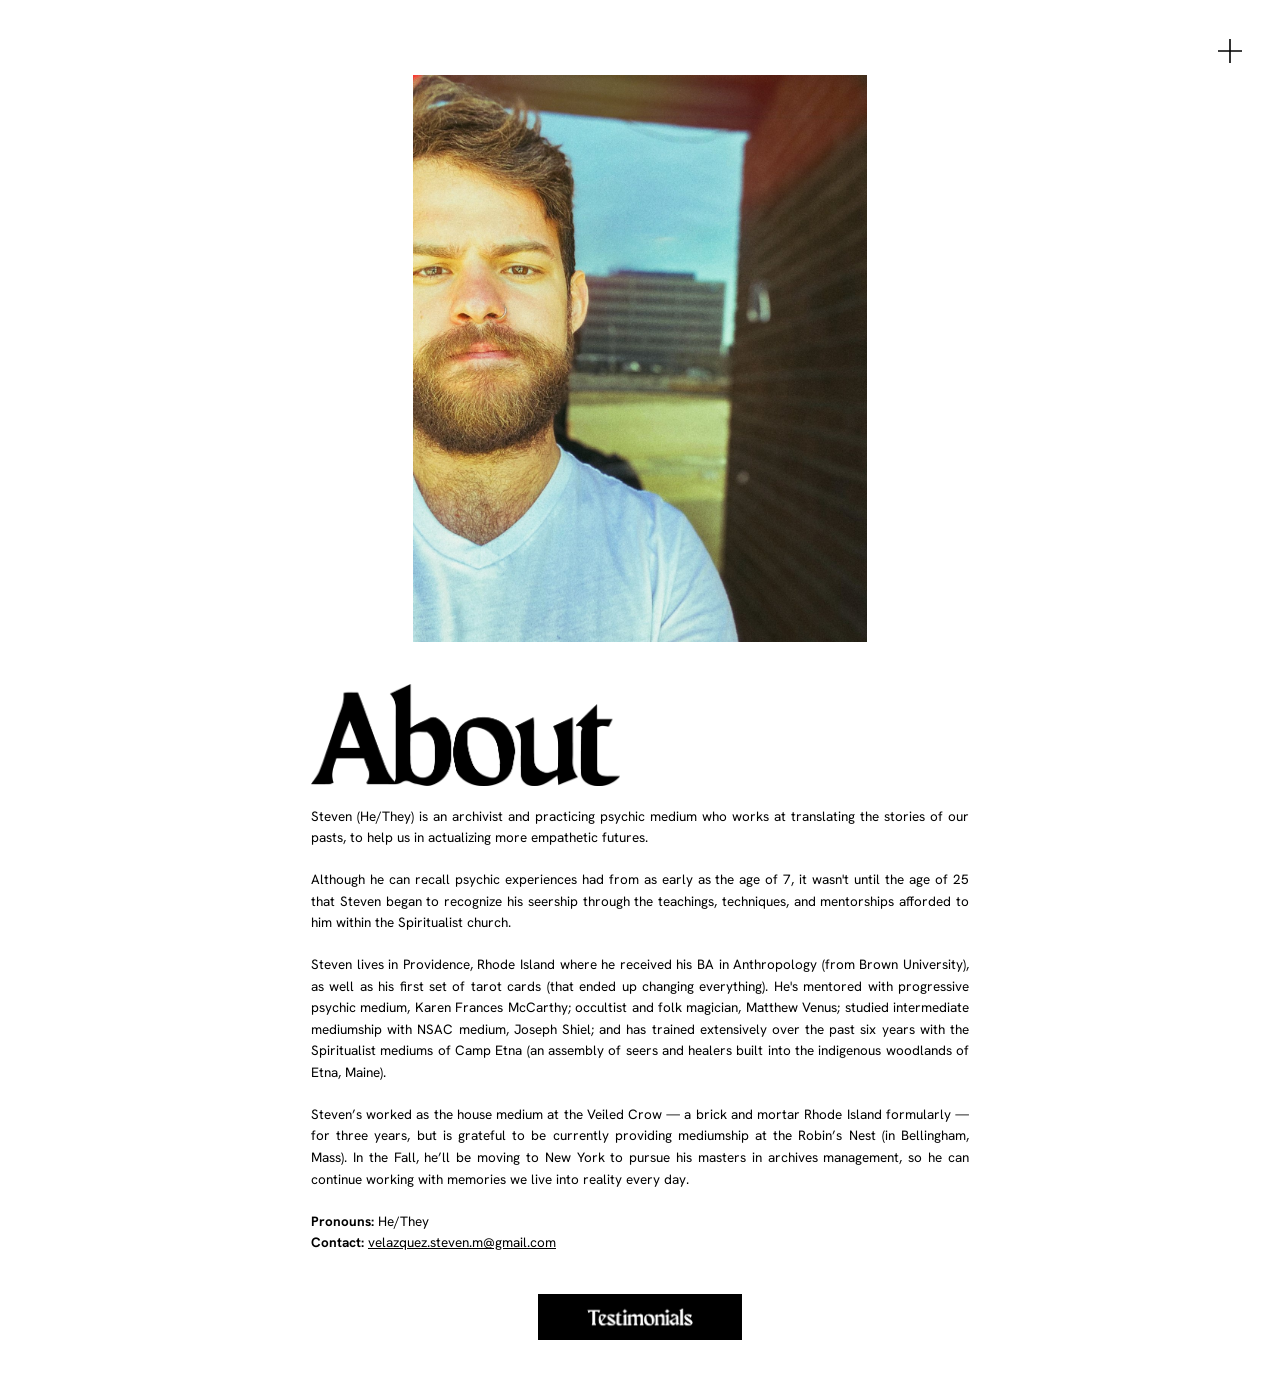
<file: About-Me.html>
<!DOCTYPE html>
<html lang="en">
<head>
  <meta charset="utf-8">
  <meta name="viewport" content="width=device-width, initial-scale=1">
  <title>About Me - Psychic Mediumship</title>
  <meta name="description" content="Psychic and mediumship readings with Steven Velazquez.">
  <link rel="icon" href="images/witch_hat_icon_1.ico">
  <link rel="preconnect" href="https://fonts.googleapis.com">
  <link rel="preconnect" href="https://fonts.gstatic.com" crossorigin>
  <link rel="stylesheet" href="https://fonts.googleapis.com/css2?family=Hanken+Grotesk:wght@400;700&display=swap">
  <link rel="stylesheet" href="style.css">
</head>
<body>
  <a class="home-link" href="index.html" aria-label="Back to the cards">
    <svg viewBox="0 0 26 26" aria-hidden="true"><path d="M13 1v24M1 13h24" stroke="#000" stroke-width="1.6" fill="none"/></svg>
  </a>
  <main class="about">
    <img class="about-portrait" src="images/about-portrait.jpg" alt="Portrait of Steven" width="1000" height="1249">
    <h1><img class="about-header" src="images/aboutliner.png" alt="About" width="700" height="231"></h1>
    <p>Steven (He/They) is an archivist and practicing psychic medium who works at translating the stories of our pasts, to help us in actualizing more empathetic futures.</p>
    <p>Although he can recall psychic experiences had from as early as the age of 7, it wasn't until the age of 25 that Steven began to recognize his seership through the teachings, techniques, and mentorships afforded to him within the Spiritualist church.</p>
    <p>Steven lives in Providence, Rhode Island where he received his BA in Anthropology (from Brown University), as well as his first set of tarot cards (that ended up changing everything). He's mentored with progressive psychic medium, Karen Frances McCarthy; occultist and folk magician, Matthew Venus; studied intermediate mediumship with NSAC medium, Joseph Shiel; and has trained extensively over the past six years with the Spiritualist mediums of Camp Etna (an assembly of seers and healers built into the indigenous woodlands of Etna, Maine).</p>
    <p>Steven’s worked as the house medium at the Veiled Crow — a brick and mortar Rhode Island formularly — for three years, but is grateful to be currently providing mediumship at the Robin’s Nest (in Bellingham, Mass). In the Fall, he’ll be moving to New York to pursue his masters in archives management, so he can continue working with memories we live into reality every day.</p>
    <p><b>Pronouns:</b> He/They<br>
    <b>Contact:</b> <a href="mailto:velazquez.steven.m@gmail.com">velazquez.steven.m@gmail.com</a></p>
    <a class="button" href="Reviews.html">
      <img src="images/TestimonialsButton.png" alt="Testimonials" width="500" height="113">
    </a>
  </main>
</body>
</html>
</file>
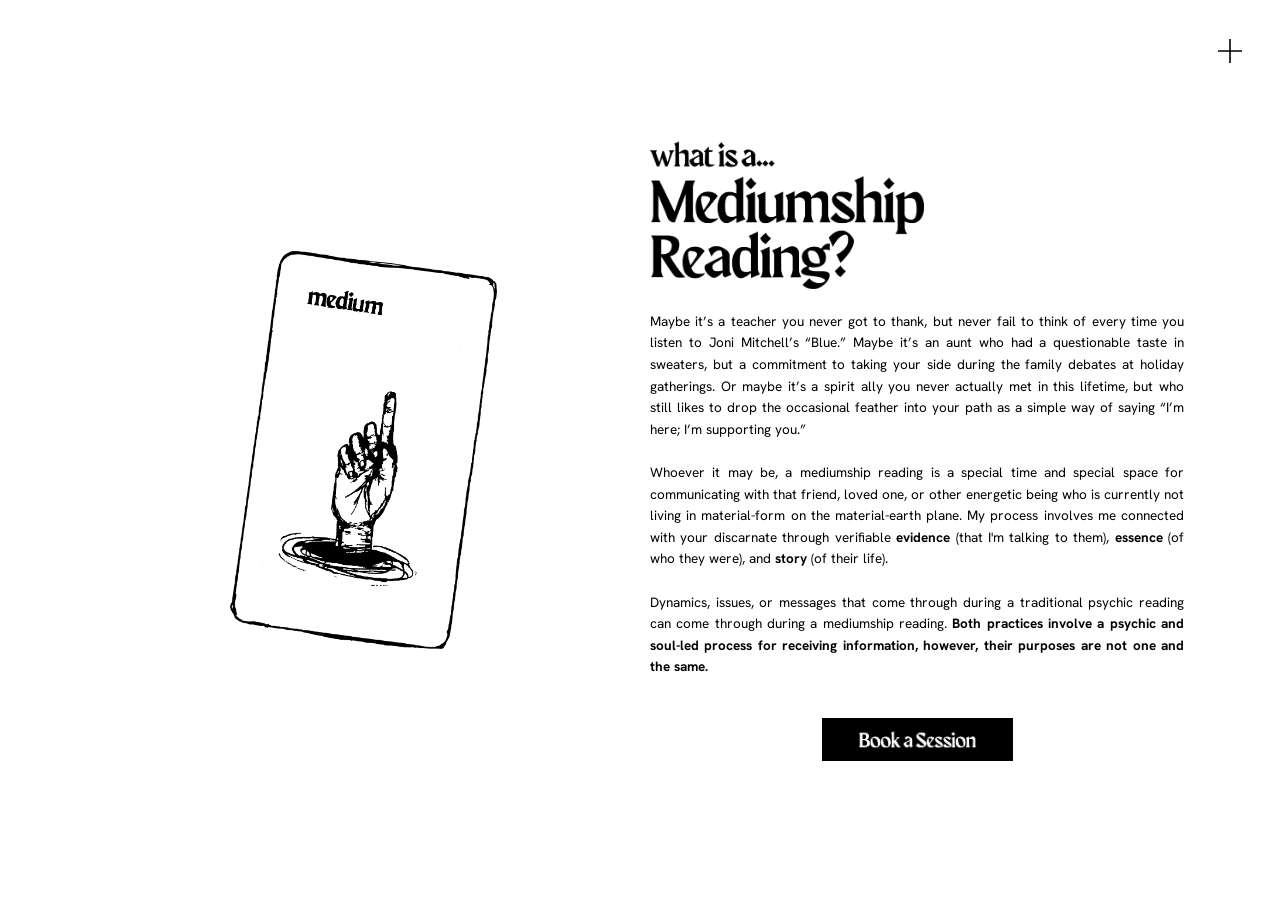
<file: Mediumship-Reading.html>
<!DOCTYPE html>
<html lang="en">
<head>
  <meta charset="utf-8">
  <meta name="viewport" content="width=device-width, initial-scale=1">
  <title>Mediumship Reading - Psychic Mediumship</title>
  <meta name="description" content="Psychic and mediumship readings with Steven Velazquez.">
  <link rel="icon" href="images/witch_hat_icon_1.ico">
  <link rel="preconnect" href="https://fonts.googleapis.com">
  <link rel="preconnect" href="https://fonts.gstatic.com" crossorigin>
  <link rel="stylesheet" href="https://fonts.googleapis.com/css2?family=Hanken+Grotesk:wght@400;700&display=swap">
  <link rel="stylesheet" href="style.css">
</head>
<body>
  <a class="home-link" href="index.html" aria-label="Back to the cards">
    <svg viewBox="0 0 26 26" aria-hidden="true"><path d="M13 1v24M1 13h24" stroke="#000" stroke-width="1.6" fill="none"/></svg>
  </a>
  <main class="service">
    <img class="service-card" src="images/mediumship_card_final_9.png" alt="Medium card with a hand rising from a pool" width="1500" height="2235">
    <div class="service-text">
      <h1><img class="service-header" src="images/mediumshipreadingheader1.png" alt="What is a... Mediumship Reading?" width="1279" height="699"></h1>
      <p>Maybe it’s a teacher you never got to thank, but never fail to think of every time you listen to Joni Mitchell’s “Blue.” Maybe it’s an aunt who had a questionable taste in sweaters, but a commitment to taking your side during the family debates at holiday gatherings. Or maybe it’s a spirit ally you never actually met in this lifetime, but who still likes to drop the occasional feather into your path as a simple way of saying “I’m here; I’m supporting you.”</p>
      <p>Whoever it may be, a mediumship reading is a special time and special space for communicating with that friend, loved one, or other energetic being who is currently not living in material-form on the material-earth plane. My process involves me connected with your discarnate through verifiable <b>evidence</b> (that I'm talking to them), <b>essence</b> (of who they were), and <b>story</b> (of their life).</p>
      <p>Dynamics, issues, or messages that come through during a traditional psychic reading can come through during a mediumship reading. <b>Both practices involve a psychic and soul-led process for receiving information, however, their purposes are not one and the same.</b></p>
      <a class="button" href="https://app.acuityscheduling.com/schedule/8eac1cb9" target="_blank" rel="noopener">
        <img src="images/BookASessionButton.png" alt="Book a Session" width="400" height="90">
      </a>
    </div>
  </main>
</body>
</html>
</file>
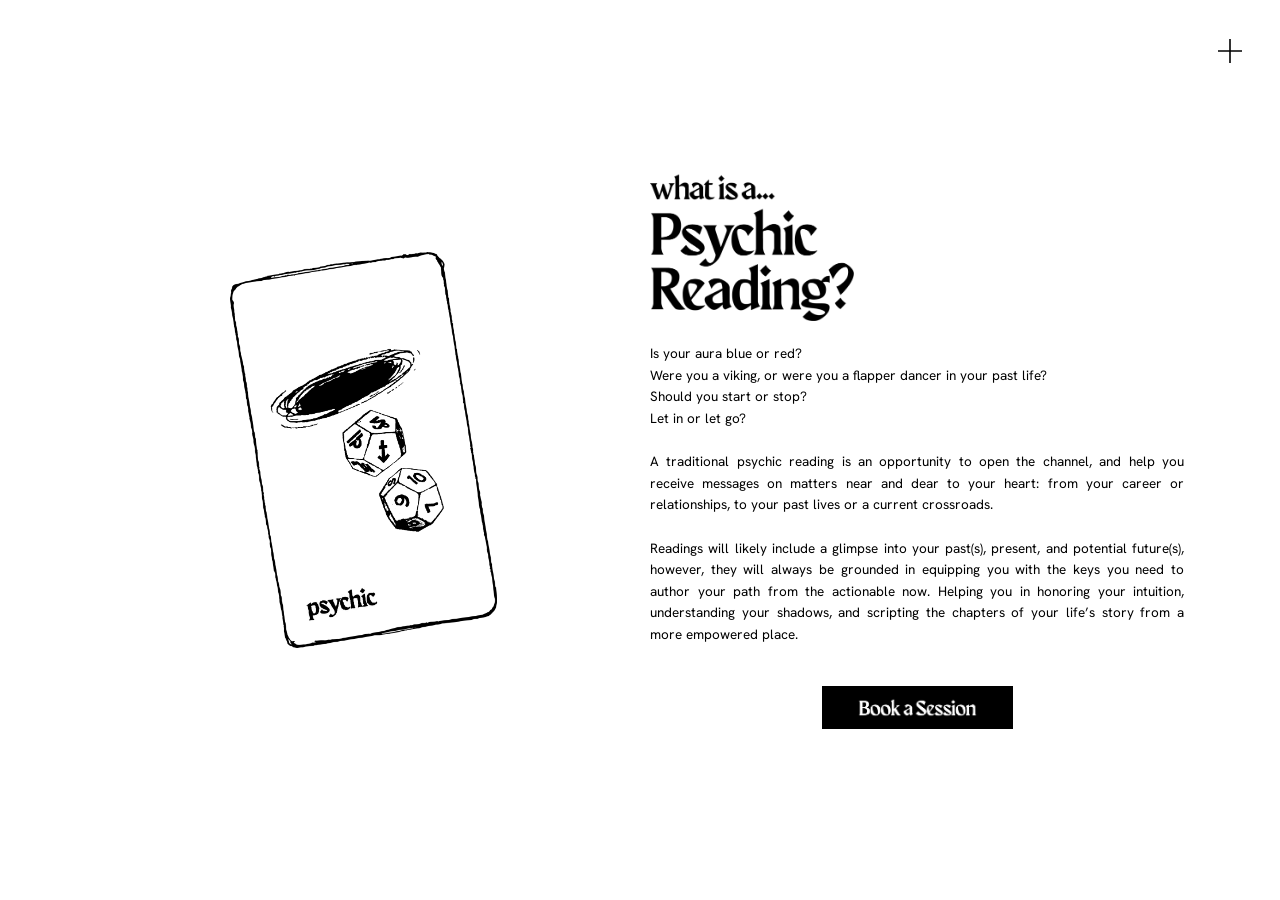
<file: Psychic-Reading.html>
<!DOCTYPE html>
<html lang="en">
<head>
  <meta charset="utf-8">
  <meta name="viewport" content="width=device-width, initial-scale=1">
  <title>Psychic Reading - Psychic Mediumship</title>
  <meta name="description" content="Psychic and mediumship readings with Steven Velazquez.">
  <link rel="icon" href="images/witch_hat_icon_1.ico">
  <link rel="preconnect" href="https://fonts.googleapis.com">
  <link rel="preconnect" href="https://fonts.gstatic.com" crossorigin>
  <link rel="stylesheet" href="https://fonts.googleapis.com/css2?family=Hanken+Grotesk:wght@400;700&display=swap">
  <link rel="stylesheet" href="style.css">
</head>
<body>
  <a class="home-link" href="index.html" aria-label="Back to the cards">
    <svg viewBox="0 0 26 26" aria-hidden="true"><path d="M13 1v24M1 13h24" stroke="#000" stroke-width="1.6" fill="none"/></svg>
  </a>
  <main class="service">
    <img class="service-card" src="images/psychic_card_final_7.png" alt="Psychic card with falling dice" width="1500" height="2221">
    <div class="service-text">
      <h1><img class="service-header" src="images/WhatIsAPsychicReading21.png" alt="What is a... Psychic Reading?" width="952" height="698"></h1>
      <p>Is your aura blue or red?<br>
      Were you a viking, or were you a flapper dancer in your past life?<br>
      Should you start or stop?<br>
      Let in or let go?</p>
      <p>A traditional psychic reading is an opportunity to open the channel, and help you receive messages on matters near and dear to your heart: from your career or relationships, to your past lives or a current crossroads.</p>
      <p>Readings will likely include a glimpse into your past(s), present, and potential future(s), however, they will always be grounded in equipping you with the keys you need to author your path from the actionable now. Helping you in honoring your intuition, understanding your shadows, and scripting the chapters of your life’s story from a more empowered place.</p>
      <a class="button" href="https://app.acuityscheduling.com/schedule/8eac1cb9" target="_blank" rel="noopener">
        <img src="images/BookASessionButton.png" alt="Book a Session" width="400" height="90">
      </a>
    </div>
  </main>
</body>
</html>
</file>
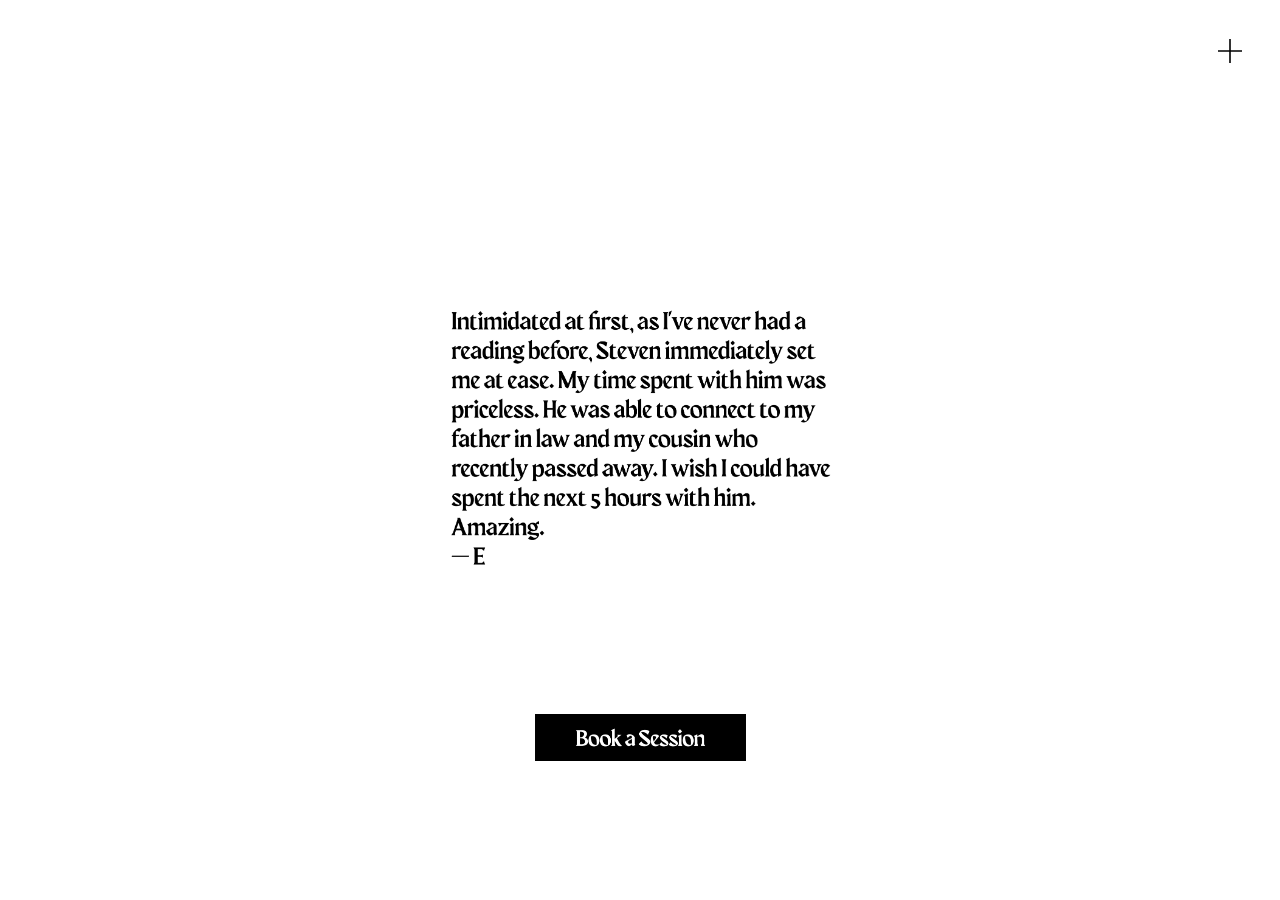
<file: Reviews.html>
<!DOCTYPE html>
<html lang="en">
<head>
  <meta charset="utf-8">
  <meta name="viewport" content="width=device-width, initial-scale=1">
  <title>Reviews - Psychic Mediumship</title>
  <meta name="description" content="Psychic and mediumship readings with Steven Velazquez.">
  <link rel="icon" href="images/witch_hat_icon_1.ico">
  <link rel="preconnect" href="https://fonts.googleapis.com">
  <link rel="preconnect" href="https://fonts.gstatic.com" crossorigin>
  <link rel="stylesheet" href="https://fonts.googleapis.com/css2?family=Hanken+Grotesk:wght@400;700&display=swap">
  <link rel="stylesheet" href="style.css">
</head>
<body>
  <a class="home-link" href="index.html" aria-label="Back to the cards">
    <svg viewBox="0 0 26 26" aria-hidden="true"><path d="M13 1v24M1 13h24" stroke="#000" stroke-width="1.6" fill="none"/></svg>
  </a>
  <main class="reviews">
    <div class="slideshow" aria-roledescription="carousel" aria-label="Client testimonials">
      <img src="images/E.png" alt="Client testimonial" width="1500" height="1500" class="active">
      <img src="images/Ken.png" alt="Client testimonial" width="1500" height="1500">
      <img src="images/liz.png" alt="Client testimonial" width="1500" height="1500">
      <img src="images/KnowledgeIsPower.png" alt="Client testimonial" width="1500" height="1500">
      <img src="images/jay.png" alt="Client testimonial" width="1500" height="1500">
      <img src="images/sad.png" alt="Client testimonial" width="1500" height="1500">
      <img src="images/B.png" alt="Client testimonial" width="1500" height="1500">
      <img src="images/lisa.png" alt="Client testimonial" width="1500" height="1500">
      <img src="images/rachel.png" alt="Client testimonial" width="1500" height="1500">
      <img src="images/Untitled-1.png" alt="Client testimonial" width="1500" height="1500">
      <img src="images/ADG.png" alt="Client testimonial" width="1500" height="1500">
      <img src="images/samantha.png" alt="Client testimonial" width="1500" height="1500">
      <button class="slide-nav prev" aria-label="Previous testimonial"></button>
      <button class="slide-nav next" aria-label="Next testimonial"></button>
    </div>
      <a class="button" href="https://app.acuityscheduling.com/schedule/8eac1cb9" target="_blank" rel="noopener">
        <img src="images/BookASessionButton.png" alt="Book a Session" width="400" height="90">
      </a>
  </main>

  <script>
    // Fade slideshow: auto-advances every 9.5s, click left/right half to step.
    (function () {
      var slides = document.querySelectorAll('.slideshow img');
      var i = 0, timer;
      function show(n) {
        slides[i].classList.remove('active');
        i = (n + slides.length) % slides.length;
        slides[i].classList.add('active');
      }
      function restart() {
        clearInterval(timer);
        timer = setInterval(function () { show(i + 1); }, 9500);
      }
      document.querySelector('.slide-nav.prev').onclick = function () { show(i - 1); restart(); };
      document.querySelector('.slide-nav.next').onclick = function () { show(i + 1); restart(); };
      restart();
    })();
  </script>
</body>
</html>
</file>
<file: style.css>
/* Psychic Mediumship — Steven Velazquez
   Plain CSS, no build step. Migrated from Cargo, Nov 2026. */

*, *::before, *::after { box-sizing: border-box; }

html, body { margin: 0; padding: 0; }

body {
  background: #fff;
  color: #000;
  font-family: "Hanken Grotesk", "Helvetica Neue", Arial, sans-serif;
  font-size: 13.5px;
  line-height: 1.6;
  -webkit-font-smoothing: antialiased;
}

img { display: block; max-width: 100%; height: auto; }
h1 { margin: 0; font-size: inherit; line-height: 0; } /* headings are images */
a { color: inherit; }
b, strong { font-weight: 700; }

/* ---------- "+" back-to-cards button (top right, every inner page) ---------- */
.home-link {
  position: fixed;
  top: 30px;
  right: 30px;
  width: 41px;
  height: 41px;
  display: grid;
  place-items: center;
  z-index: 100;
}
.home-link svg { width: 26px; height: 26px; }
.home-link:hover { opacity: .6; }

/* ---------- Best Psychic Directory badge (home page) ---------- */
.credential-badge {
  position: fixed;
  right: 20px;
  bottom: 20px;
  z-index: 999;
}
.credential-badge img { width: 130px; }

/* ---------- Home: the spread of cards ---------- */
.home {
  min-height: 100vh;
  display: flex;
  align-items: center;
  justify-content: center;
  padding: 40px 0;
}
.spread-wrap {
  /* width of the spread; never taller than the screen */
  width: min(27vw, calc((100vh - 80px) / 1.546));
  container-type: inline-size;
}
.spread {
  position: relative;
  height: 154.6cqw;
}
.spread .card {
  position: absolute;
  display: block;
}
.spread a.card { transition: transform .25s ease; }
.spread a.card:hover,
.spread a.card:focus-visible { transform: translateY(-1.5cqw); }

/* positions copied from the Cargo freeform gallery (as % of spread width) */
.card-back-1 { left: 34.9721%; top: 17.906cqw; width: 51.5263%; z-index: 1; }
.card-back-2 { left: 12.7348%; top: 3.0357cqw; width: 43.5792%; z-index: 2; }
.card-psychic { left: 7.1706%; top: 0;         width: 51.9291%; z-index: 3; }
.card-about   { left: 4.1495%; top: 77.775cqw; width: 52.8415%; z-index: 4; }
.card-medium  { left: 44.9041%; top: 42.33cqw; width: 51.0095%; z-index: 5; }

/* ---------- Service pages (Psychic / Mediumship) ---------- */
.service {
  min-height: 100vh;
  width: 85%;
  margin: 0 auto;
  display: grid;
  grid-template-columns: 1fr 1fr;
  align-items: center;
  gap: 20px;
  padding: 60px 0;
}
.service-card {
  width: 50%;
  margin: 0 auto;
}
.service-text {
  max-width: 548px;
}
.service-header {
  height: min(176px, 11.7vw);
  width: auto;
  margin-bottom: 22px;
}
.service-text p {
  text-align: justify;
  margin: 0 0 1.6em;
}

/* ---------- About ---------- */
.about {
  width: min(658px, 88%);
  margin: 0 auto;
  padding: 75px 0 60px;
}
.about-portrait {
  width: min(454px, 100%);
  margin: 0 auto 42px;
}
.about-header {
  width: min(309px, 60%);
  margin-bottom: 20px;
}
.about p {
  text-align: justify;
  margin: 0 0 1.5em;
}

/* ---------- Image buttons (Book a Session / Testimonials) ---------- */
.button {
  display: block;
  margin: 40px auto 0;
  width: fit-content;
}
.button img { width: 191px; }
.button:hover { opacity: .85; }
.about .button img { width: 204px; }
.reviews .button img { width: 211px; }

/* ---------- Reviews slideshow ---------- */
.reviews {
  min-height: 100vh;
  display: flex;
  flex-direction: column;
  align-items: center;
  justify-content: center;
  padding: 60px 0 40px;
}
.slideshow {
  position: relative;
  width: min(555px, 72vh, 90vw);
  aspect-ratio: 1 / 1;
}
.slideshow img {
  position: absolute;
  inset: 0;
  width: 100%;
  height: 100%;
  object-fit: contain;
  opacity: 0;
  transition: opacity .7s ease;
}
.slideshow img.active { opacity: 1; }
.slide-nav {
  position: absolute;
  top: 0;
  bottom: 0;
  width: 50%;
  border: 0;
  padding: 0;
  background: transparent;
  z-index: 2;
}
.slide-nav.prev { left: 0;  cursor: w-resize; }
.slide-nav.next { right: 0; cursor: e-resize; }
.reviews .button { margin-top: 0; }

/* ---------- Phones ---------- */
@media (max-width: 760px) {
  body { font-size: 14px; }
  .home-link { top: 14px; right: 14px; }

  .spread-wrap { width: min(78vw, calc((100vh - 80px) / 1.546)); }
  .credential-badge img { width: 100px; }

  .service {
    width: 88%;
    grid-template-columns: 1fr;
    padding: 70px 0 50px;
    gap: 36px;
  }
  .service-card { width: 62%; }
  .service-header { height: auto; width: 100%; max-width: 270px; }
  .button img { width: 100%; max-width: 225px; }
}
</file>
